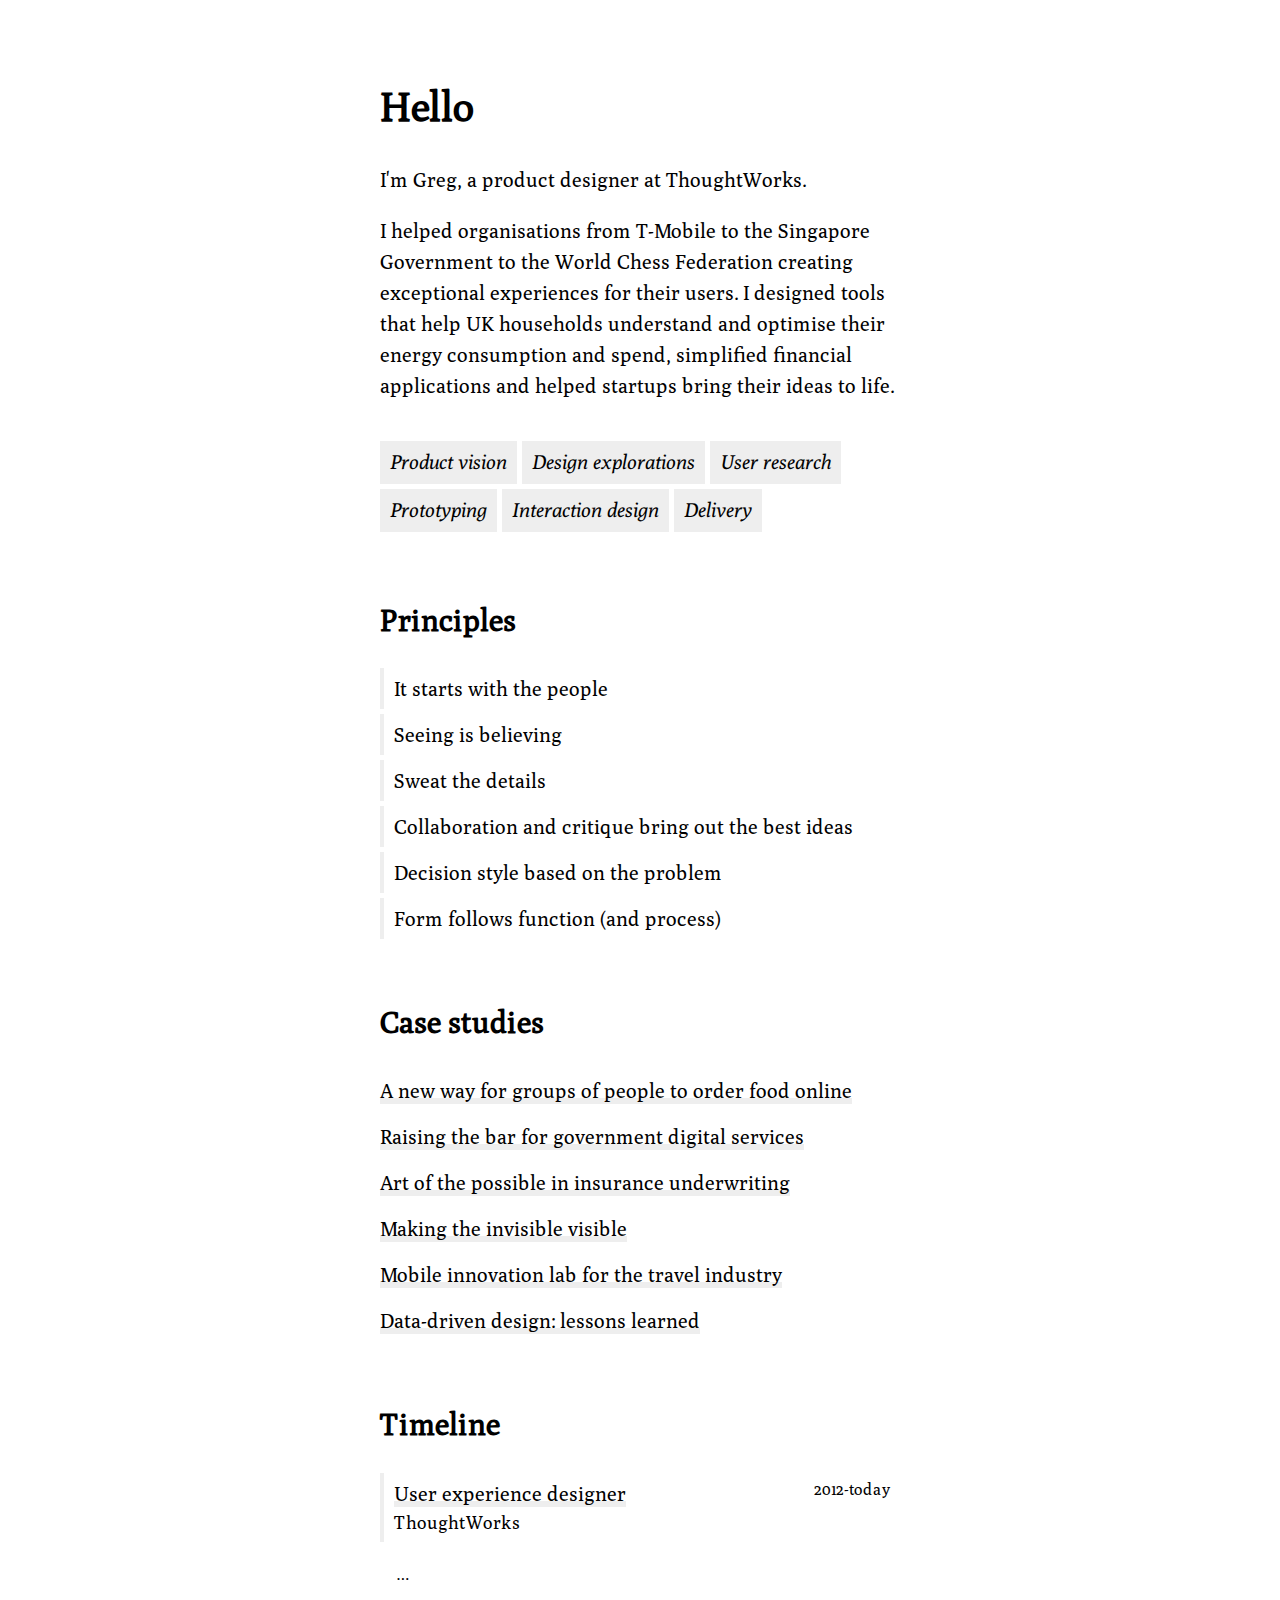
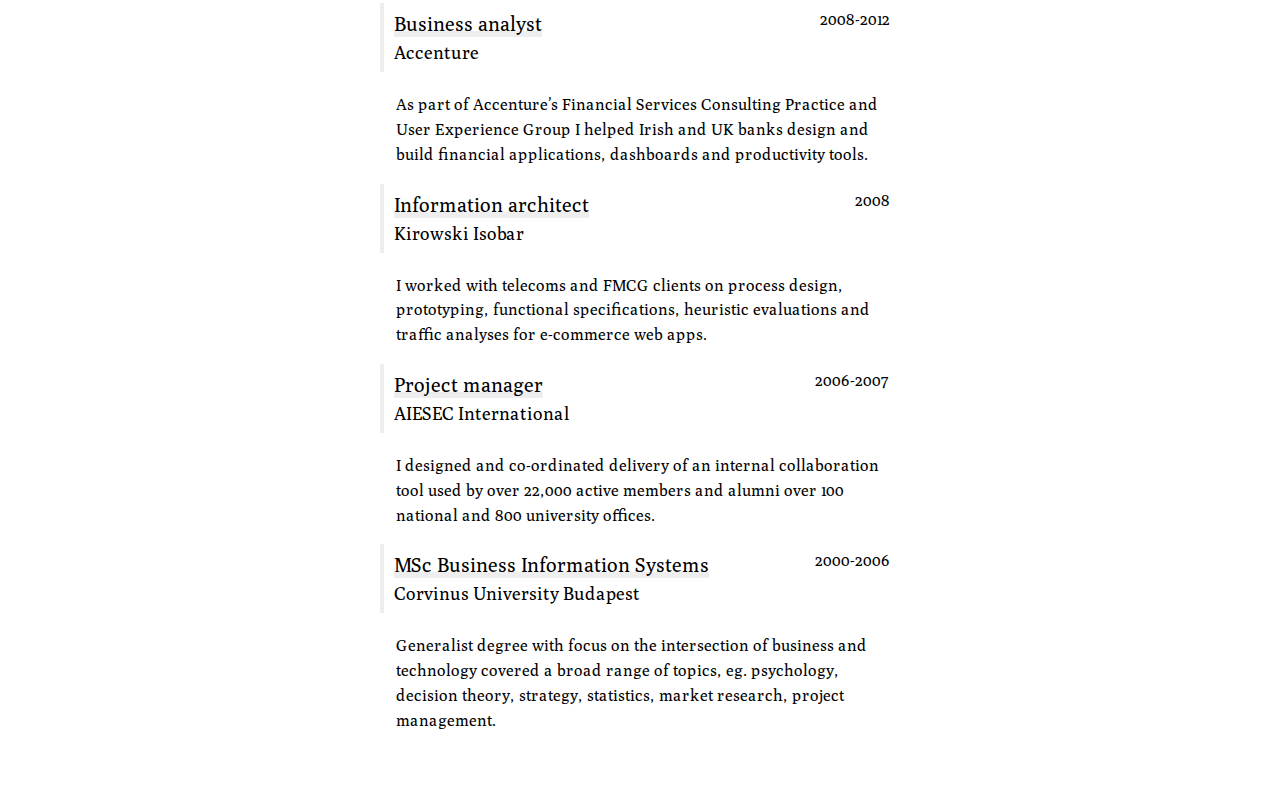
<file: index.html>
<!DOCTYPE html><html><head><title>Hello</title><link rel="stylesheet" href="css/main.css"><meta charset="utf-8"><meta name="robots" content="noindex"></head><body><div class="grid-width"><h1>Hello</h1><p>I'm Greg, a product designer at ThoughtWorks.</p><p>I helped organisations from T-Mobile to the Singapore Government to the World Chess Federation creating exceptional experiences for their users. I designed tools that help UK households understand and optimise their energy consumption and spend, simplified financial applications and helped startups bring their ideas to life.</p><h2 class="hide">What</h2><ul class="what"><li><a href="#">Product vision</a></li><li><a href="#">Design explorations</a></li><li><a href="#">User research</a></li><li><a href="#">Prototyping</a></li><li><a href="#">Interaction design</a></li><li><a href="#">Delivery</a></li></ul><h2>Principles</h2><ul class="principles"><li>It starts with the people</li><li>Seeing is believing</li><li>Sweat the details</li><li>Collaboration and critique bring out the best ideas</li><li>Decision style based on the problem</li><li>Form follows function (and process)</li></ul><h2>Case studies</h2><ul class="case-studies"><li><a href="#">A new way for groups of people to order food online</a></li><li><a href="#">Raising the bar for government digital services</a></li><li><a href="#">Art of the possible in insurance underwriting</a></li><li><a href="http://www.fastcodesign.com/1672337/pentagram-redesigns-the-chess-set-for-a-rebirth">Making the invisible visible</a></li><li><a href="https://youtu.be/r64rrgbcEHo">Mobile innovation lab for the travel industry</a></li><li><a href="#">Data-driven design: lessons learned</a></li></ul><h2>Timeline</h2><ul class="timeline"><li><div class="heading"><div class="when">2012-today</div><div class="what"><a href="">User experience designer</a></div><div class="where">ThoughtWorks</div></div><div class="details">…</div></li><li><div class="heading"><div class="when">2008-2012</div><div class="what"><a href="">Business analyst</a></div><div class="where">Accenture</div></div><div class="details">As part of Accenture’s Financial Services Consulting Practice and User Experience Group I helped Irish and UK banks design and build financial applications, dashboards and productivity tools.</div></li><li><div class="heading"><div class="when">2008</div><div class="what"><a href="">Information architect</a></div><div class="where">Kirowski Isobar</div></div><div class="details">I worked with telecoms and FMCG clients on process design, prototyping, functional specifications, heuristic evaluations and traffic analyses for e-commerce web apps.</div></li><li><div class="heading"><div class="when">2006-2007</div><div class="what"><a href="">Project manager</a></div><div class="where">AIESEC International</div></div><div class="details">I designed and co-ordinated delivery of an internal collaboration tool used by over 22,000 active members and alumni over 100 national and 800 university offices.</div></li><li><div class="heading"><div class="when">2000-2006</div><div class="what"><a href="">MSc Business Information Systems</a></div><div class="where">Corvinus University Budapest</div></div><div class="details">Generalist degree with focus on the intersection of business and technology covered a broad range of topics, eg. psychology, decision theory, strategy, statistics, market research, project management.</div></li></ul></div></body><script>(function(i,s,o,g,r,a,m){i['GoogleAnalyticsObject']=r;i[r]=i[r]||function(){
(i[r].q=i[r].q||[]).push(arguments)},i[r].l=1*new Date();a=s.createElement(o),
m=s.getElementsByTagName(o)[0];a.async=1;a.src=g;m.parentNode.insertBefore(a,m)
})(window,document,'script','//www.google-analytics.com/analytics.js','ga');

ga('create', 'UA-66779955-1', 'auto');
ga('send', 'pageview');</script></html>
</file>
<file: css/main.css>
@import url(https://fonts.googleapis.com/css?family=Poly:400,400italic);body{font-family:'Poly';font-size:20px;line-height:1.55;}h2{margin-top:2em;}a{border-bottom:2px solid #eee;box-shadow:inset 0 -4px 0 #eee;text-decoration:none;color:inherit;}a:hover{background-color:#eee;}ul{margin:0;padding:0;list-style-type:none;}.grid-width{max-width:520px;margin-left:auto;margin-right:auto;padding:2em;}.clearfix:after{content:"";display:table;clear:both;}.hide{display:none;}.what{margin-top:2em;}.what li{display:inline-block;}.what li a{display:inline-block;margin:0 0.25em 0.25em 0;padding:0.25em 0.5em;font-style:italic;background-color:#eee;box-shadow:none;}.what li a:hover,.what li a:active{background:#eee;}.principles li{margin:0 0 0.25em 0;padding:0.25em 0.5em;border-left:4px solid #eee;}.case-studies li{margin:0 0 0.25em 0;padding:0.25em 0em;}.timeline li .heading{margin:0 0 0.25em 0;padding:0.25em 0.5em;border-left:4px solid #eee;}.timeline li .heading .when{float:right;font-size:0.8em;}.timeline li .heading .what{display:inline;}.timeline li .heading .where{font-size:0.9em;}.timeline li .details{padding:1em 0;font-size:0.8em;margin-left:1em;}
</file>
